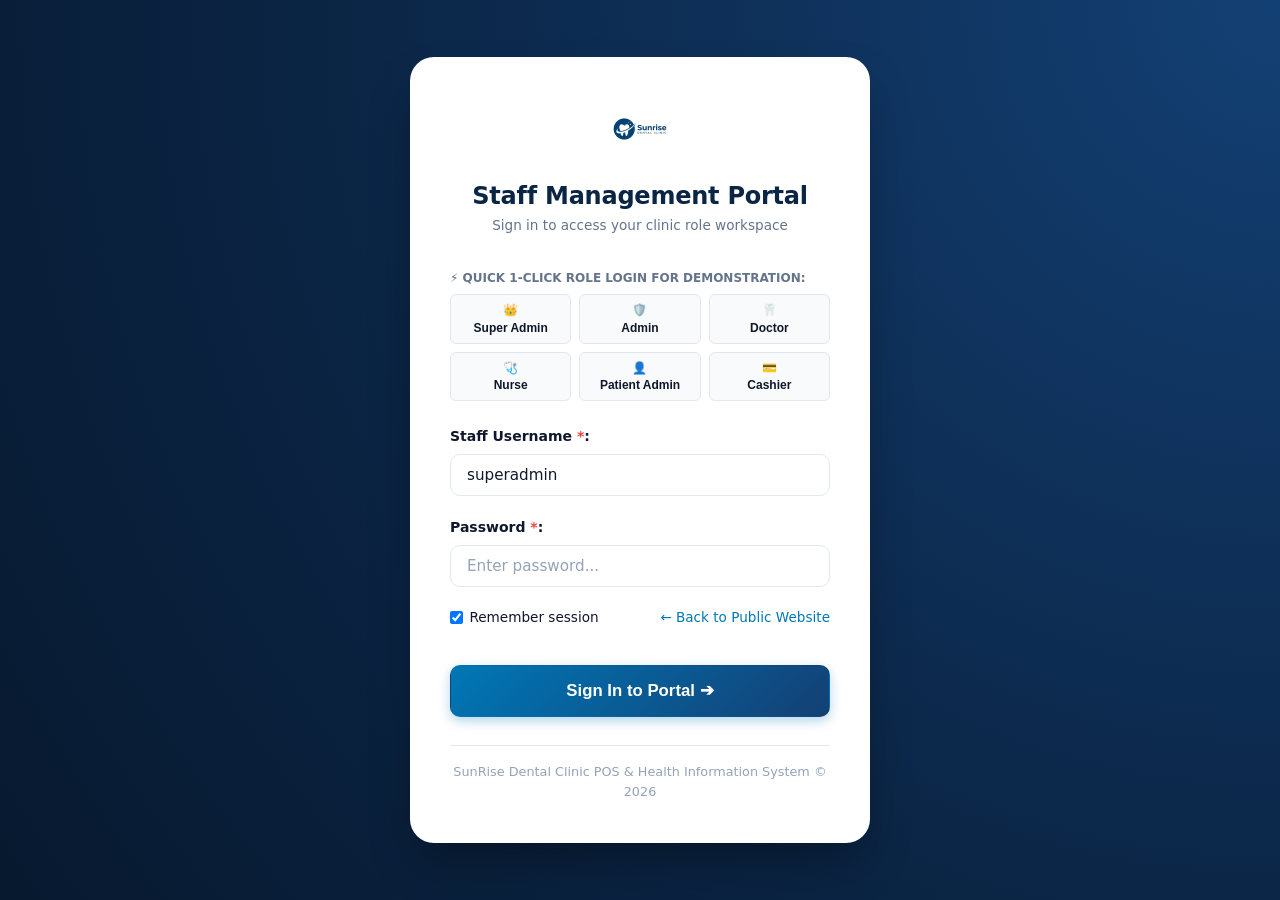
<file: target/sunrise/login.html>
<!DOCTYPE html>
<html lang="en">
<head>
  <meta charset="UTF-8" />
  <meta name="viewport" content="width=device-width, initial-scale=1.0" />
  <title>Staff Portal Sign In | SunRise Dental Clinic</title>
  
  <!-- Pure CSS Stylesheets (Zero Frameworks) -->
  <link rel="stylesheet" href="css/main.css" />
  <link rel="icon" href="assets/images/logo-icon.png" type="image/png" />

  <style>
    body {
      min-height: 100vh;
      background: radial-gradient(circle at top right, #134074 0%, #0b2545 60%, #07192f 100%);
      display: flex;
      align-items: center;
      justify-content: center;
      padding: 1.5rem;
    }

    .login-container {
      width: 100%;
      max-width: 460px;
      background: #ffffff;
      border-radius: var(--radius-xl);
      padding: 2.5rem;
      box-shadow: 0 25px 50px -12px rgba(0, 0, 0, 0.4);
      position: relative;
    }

    .login-logo-header {
      text-align: center;
      margin-bottom: 2rem;
    }

    .login-logo {
      height: 64px;
      width: auto;
      margin-bottom: 0.75rem;
    }

    .login-title {
      font-size: 1.5rem;
      color: var(--primary-navy);
      font-weight: 800;
    }

    .login-subtitle {
      font-size: 0.85rem;
      color: var(--text-muted);
      margin-top: 0.25rem;
    }

    .quick-role-badge-grid {
      display: grid;
      grid-template-columns: repeat(3, 1fr);
      gap: 0.5rem;
      margin-bottom: 1.5rem;
    }

    .quick-role-btn {
      background: #f8fafc;
      border: 1px solid var(--border-color);
      border-radius: var(--radius-sm);
      padding: 0.5rem 0.25rem;
      font-size: 0.75rem;
      font-weight: 700;
      color: var(--text-dark);
      cursor: pointer;
      text-align: center;
      transition: all var(--transition-fast);
      display: flex;
      flex-direction: column;
      align-items: center;
      gap: 0.2rem;
    }

    .quick-role-btn:hover {
      border-color: var(--accent-teal);
      background: var(--accent-ice);
      color: var(--accent-teal);
      transform: translateY(-2px);
    }
  </style>
</head>
<body>

  <div class="login-container">
    <div class="login-logo-header">
      <img src="assets/images/logo.png" alt="SunRise Dental Clinic Logo" class="login-logo" />
      <h2 class="login-title">Staff Management Portal</h2>
      <div class="login-subtitle">Sign in to access your clinic role workspace</div>
    </div>

    <!-- Quick Demo Role Switcher Badges (1-Click Test Login) -->
    <div style="margin-bottom: 1rem;">
      <label class="form-label" style="font-size: 0.75rem; color: #64748b; text-transform: uppercase;">
        ⚡ Quick 1-Click Role Login for Demonstration:
      </label>
      <div class="quick-role-badge-grid">
        <button class="quick-role-btn" onclick="quickFill('superadmin', 'Super@123')">
          <span>👑</span>
          <span>Super Admin</span>
        </button>
        <button class="quick-role-btn" onclick="quickFill('admin', 'Sunrise@123')">
          <span>🛡️</span>
          <span>Admin</span>
        </button>
        <button class="quick-role-btn" onclick="quickFill('drkasun', 'Sunrise@123')">
          <span>🦷</span>
          <span>Doctor</span>
        </button>
        <button class="quick-role-btn" onclick="quickFill('nurse1', 'Sunrise@123')">
          <span>🩺</span>
          <span>Nurse</span>
        </button>
        <button class="quick-role-btn" onclick="quickFill('patadmin', 'Sunrise@123')">
          <span>👤</span>
          <span>Patient Admin</span>
        </button>
        <button class="quick-role-btn" onclick="quickFill('cashier', 'Sunrise@123')">
          <span>💳</span>
          <span>Cashier</span>
        </button>
      </div>
    </div>

    <!-- Standard Login Form -->
    <form id="form-login" onsubmit="handleLoginSubmit(event)">
      <div class="form-group">
        <label class="form-label" for="login-username">Staff Username <span class="required">*</span>:</label>
        <input type="text" id="login-username" class="form-control" placeholder="Enter username..." value="superadmin" required />
      </div>

      <div class="form-group">
        <label class="form-label" for="login-password">Password <span class="required">*</span>:</label>
        <input type="password" id="login-password" class="form-control" placeholder="Enter password..." required />
      </div>

      <div class="form-group" style="display: flex; justify-content: space-between; align-items: center; font-size: 0.85rem;">
        <label style="display: flex; align-items: center; gap: 0.4rem; cursor: pointer;">
          <input type="checkbox" checked /> Remember session
        </label>
        <a href="index.html" style="color: var(--accent-teal);">← Back to Public Website</a>
      </div>

      <button type="submit" class="btn btn-primary btn-lg w-100 mt-2">
        Sign In to Portal ➔
      </button>
    </form>

    <div style="margin-top: 1.75rem; text-align: center; font-size: 0.8rem; color: #94a3b8; border-top: 1px solid var(--border-color); padding-top: 1rem;">
      SunRise Dental Clinic POS & Health Information System &copy; 2026
    </div>
  </div>

  <!-- Toast Notification Container -->
  <div id="toast-container" class="toast-container"></div>

  <!-- JavaScript Modules -->
  <script src="js/api.js"></script>
  <script src="js/store.js"></script>
  <script src="js/auth.js"></script>
  
  <script>
    function quickFill(user, pass) {
      document.getElementById('login-username').value = user;
      document.getElementById('login-password').value = pass;
      // Trigger instant sign in
      document.getElementById('form-login').dispatchEvent(new Event('submit'));
    }

    async function handleLoginSubmit(e) {
      e.preventDefault();
      const username = document.getElementById('login-username').value.trim();
      const password = document.getElementById('login-password').value;
      const button = e.target.querySelector('button[type="submit"]');

      if (button) { button.disabled = true; button.textContent = 'Signing in...'; }

      // The password is checked on the server against a salted hash.
      const result = await AuthService.login(username, password);

      if (button) { button.disabled = false; button.textContent = 'Sign In Securely'; }

      if (result.success) {
        showToast(`Welcome back, ${result.user.fullName}!`, 'success');
        setTimeout(() => { window.location.href = 'dashboard.html'; }, 400);
      } else {
        showToast(result.message, 'error');
        document.getElementById('login-password').value = '';
      }
    }

    function showToast(message, type = 'info') {
      const container = document.getElementById('toast-container');
      const toast = document.createElement('div');
      toast.className = `toast toast-${type}`;
      toast.innerHTML = `
        <div style="font-size: 1.2rem;">${type === 'success' ? '✅' : '❌'}</div>
        <div class="toast-content">
          <div class="toast-title">${type === 'success' ? 'Success' : 'Error'}</div>
          <div class="toast-msg">${message}</div>
        </div>
      `;
      container.appendChild(toast);
      setTimeout(() => toast.remove(), 3500);
    }
  </script>
</body>
</html>
</file>
<file: target/sunrise/css/main.css>
/* ==========================================================================
   SunRise Dental Clinic - Design System & Global Styles
   Pure CSS3 - Modern, Responsive, Zero Frameworks
   ========================================================================== */

:root {
  /* Primary & Accent Palette */
  --primary-navy: #0b2545;
  --primary-blue: #134074;
  --primary-royal: #1d4ed8;
  --accent-cyan: #00b4d8;
  --accent-teal: #0077b6;
  --accent-light: #90e0ef;
  --accent-ice: #e0f2fe;
  
  /* Neutrals & Backgrounds */
  --bg-main: #f8fafc;
  --bg-card: #ffffff;
  --bg-dark: #07192f;
  --text-dark: #0f172a;
  --text-muted: #64748b;
  --text-light: #94a3b8;
  --border-color: #e2e8f0;
  --border-focus: #38bdf8;
  
  /* Semantic Status Colors */
  --success: #10b981;
  --success-bg: #d1fae5;
  --warning: #f59e0b;
  --warning-bg: #fef3c7;
  --danger: #ef4444;
  --danger-bg: #fee2e2;
  --info: #0284c7;
  --info-bg: #e0f2fe;
  --purple: #8b5cf6;
  --purple-bg: #ede9fe;

  /* Shadows & Radius */
  --radius-sm: 6px;
  --radius-md: 10px;
  --radius-lg: 16px;
  --radius-xl: 24px;
  --radius-full: 9999px;
  
  --shadow-sm: 0 1px 2px 0 rgba(0, 0, 0, 0.05);
  --shadow-md: 0 4px 6px -1px rgba(0, 0, 0, 0.08), 0 2px 4px -2px rgba(0, 0, 0, 0.04);
  --shadow-lg: 0 10px 15px -3px rgba(0, 0, 0, 0.08), 0 4px 6px -4px rgba(0, 0, 0, 0.04);
  --shadow-xl: 0 20px 25px -5px rgba(0, 0, 0, 0.1), 0 8px 10px -6px rgba(0, 0, 0, 0.04);
  --shadow-glow: 0 0 20px rgba(0, 180, 216, 0.35);

  /* Transitions */
  --transition-fast: 0.15s ease;
  --transition-normal: 0.3s ease;
  --transition-slow: 0.5s cubic-bezier(0.4, 0, 0.2, 1);
}

/* Reset & Box Sizing */
*, *::before, *::after {
  box-sizing: border-box;
  margin: 0;
  padding: 0;
}

html {
  scroll-behavior: smooth;
  font-size: 16px;
}

body {
  font-family: 'Segoe UI', system-ui, -apple-system, BlinkMacSystemFont, Roboto, Oxygen, Ubuntu, Cantarell, sans-serif;
  background-color: var(--bg-main);
  color: var(--text-dark);
  line-height: 1.6;
  overflow-x: hidden;
  -webkit-font-smoothing: antialiased;
}

/* Typography */
h1, h2, h3, h4, h5, h6 {
  color: var(--primary-navy);
  font-weight: 700;
  line-height: 1.25;
}

h1 { font-size: 2.75rem; letter-spacing: -0.02em; }
h2 { font-size: 2.25rem; letter-spacing: -0.01em; }
h3 { font-size: 1.5rem; }
h4 { font-size: 1.2rem; }
p { margin-bottom: 1rem; color: var(--text-muted); }
p:last-child { margin-bottom: 0; }

a {
  color: var(--accent-teal);
  text-decoration: none;
  transition: color var(--transition-fast);
}

a:hover {
  color: var(--primary-navy);
}

/* Container & Grid Layout */
.container {
  width: 100%;
  max-width: 1240px;
  margin: 0 auto;
  padding: 0 1.5rem;
}

.section {
  padding: 5rem 0;
  position: relative;
}

.section-alt {
  background-color: #f1f5f9;
}

.section-header {
  text-align: center;
  max-width: 680px;
  margin: 0 auto 3.5rem auto;
}

.section-subtitle {
  display: inline-block;
  font-size: 0.85rem;
  font-weight: 700;
  text-transform: uppercase;
  letter-spacing: 0.1em;
  color: var(--accent-teal);
  background: var(--accent-ice);
  padding: 0.35rem 0.9rem;
  border-radius: var(--radius-full);
  margin-bottom: 0.75rem;
}

.section-title {
  font-size: 2.3rem;
  margin-bottom: 1rem;
  color: var(--primary-navy);
}

.section-desc {
  font-size: 1.05rem;
  color: var(--text-muted);
}

/* Buttons */
.btn {
  display: inline-flex;
  align-items: center;
  justify-content: center;
  gap: 0.5rem;
  font-weight: 600;
  font-size: 0.95rem;
  padding: 0.7rem 1.5rem;
  border-radius: var(--radius-md);
  border: 1px solid transparent;
  cursor: pointer;
  transition: all var(--transition-fast);
  text-align: center;
  white-space: nowrap;
  user-select: none;
}

.btn:hover {
  transform: translateY(-2px);
  box-shadow: var(--shadow-md);
}

.btn:active {
  transform: translateY(0);
}

.btn-primary {
  background: linear-gradient(135deg, var(--accent-teal), var(--primary-blue));
  color: #ffffff;
  box-shadow: 0 4px 12px rgba(0, 119, 182, 0.3);
}

.btn-primary:hover {
  background: linear-gradient(135deg, #006097, #0b2545);
  color: #ffffff;
  box-shadow: 0 6px 16px rgba(0, 119, 182, 0.4);
}

.btn-secondary {
  background-color: #ffffff;
  color: var(--primary-navy);
  border-color: var(--border-color);
}

.btn-secondary:hover {
  background-color: #f8fafc;
  border-color: var(--accent-teal);
  color: var(--accent-teal);
}

.btn-accent {
  background: linear-gradient(135deg, #00b4d8, #0077b6);
  color: #ffffff;
}

.btn-accent:hover {
  background: linear-gradient(135deg, #0096c7, #023e8a);
  color: #ffffff;
}

.btn-danger {
  background-color: var(--danger);
  color: #ffffff;
}

.btn-danger:hover {
  background-color: #dc2626;
  color: #ffffff;
}

.btn-success {
  background-color: var(--success);
  color: #ffffff;
}

.btn-success:hover {
  background-color: #059669;
  color: #ffffff;
}

.btn-sm {
  padding: 0.4rem 0.85rem;
  font-size: 0.825rem;
}

.btn-lg {
  padding: 0.9rem 2rem;
  font-size: 1.05rem;
}

.btn-icon {
  padding: 0.5rem;
  border-radius: var(--radius-sm);
  display: inline-flex;
  align-items: center;
  justify-content: center;
}

/* Forms & Inputs */
.form-group {
  margin-bottom: 1.25rem;
  text-align: left;
}

.form-label {
  display: block;
  font-size: 0.875rem;
  font-weight: 600;
  color: var(--text-dark);
  margin-bottom: 0.4rem;
}

.form-label .required {
  color: var(--danger);
}

.form-control,
.form-select {
  width: 100%;
  padding: 0.7rem 1rem;
  font-size: 0.95rem;
  color: var(--text-dark);
  background-color: #ffffff;
  border: 1.5px solid var(--border-color);
  border-radius: var(--radius-md);
  transition: border-color var(--transition-fast), box-shadow var(--transition-fast);
  outline: none;
  font-family: inherit;
}

.form-control:focus,
.form-select:focus {
  border-color: var(--accent-cyan);
  box-shadow: 0 0 0 3px rgba(0, 180, 216, 0.15);
}

.form-control::placeholder {
  color: var(--text-light);
}

textarea.form-control {
  resize: vertical;
  min-height: 90px;
}

.form-row {
  display: grid;
  grid-template-columns: repeat(auto-fit, minmax(220px, 1fr));
  gap: 1rem;
}

.input-group {
  display: flex;
  position: relative;
}

.input-group .form-control {
  border-top-right-radius: 0;
  border-bottom-right-radius: 0;
}

.input-group .btn {
  border-top-left-radius: 0;
  border-bottom-left-radius: 0;
}

/* Badges & Tags */
.badge {
  display: inline-flex;
  align-items: center;
  gap: 0.3rem;
  padding: 0.25rem 0.65rem;
  font-size: 0.75rem;
  font-weight: 700;
  border-radius: var(--radius-full);
  text-transform: uppercase;
  letter-spacing: 0.03em;
}

.badge-success { background: var(--success-bg); color: #065f46; }
.badge-warning { background: var(--warning-bg); color: #92400e; }
.badge-danger { background: var(--danger-bg); color: #991b1b; }
.badge-info { background: var(--info-bg); color: #075985; }
.badge-purple { background: var(--purple-bg); color: #5b21b6; }
.badge-primary { background: var(--primary-navy); color: #ffffff; }

/* Cards & Panels */
.card {
  background: var(--bg-card);
  border-radius: var(--radius-lg);
  border: 1px solid var(--border-color);
  box-shadow: var(--shadow-sm);
  padding: 1.75rem;
  transition: all var(--transition-normal);
}

.card:hover {
  box-shadow: var(--shadow-md);
}

.card-clickable {
  cursor: pointer;
}

.card-clickable:hover {
  transform: translateY(-4px);
  border-color: var(--accent-light);
  box-shadow: var(--shadow-xl);
}

/* Header & Public Navbar */
.navbar {
  position: fixed;
  top: 0;
  left: 0;
  width: 100%;
  z-index: 1000;
  background-color: rgba(255, 255, 255, 0.95);
  backdrop-filter: blur(10px);
  border-bottom: 1px solid var(--border-color);
  transition: all var(--transition-normal);
}

.navbar.scrolled {
  box-shadow: var(--shadow-md);
  background-color: #ffffff;
}

.navbar-container {
  display: flex;
  align-items: center;
  justify-content: space-between;
  height: 75px;
}

.navbar-logo {
  display: flex;
  align-items: center;
  gap: 0.75rem;
  text-decoration: none;
}

.navbar-logo img {
  height: 48px;
  width: auto;
  object-fit: contain;
}

.navbar-logo-text {
  display: flex;
  flex-direction: column;
}

.navbar-logo-title {
  font-size: 1.3rem;
  font-weight: 800;
  color: var(--primary-navy);
  line-height: 1.1;
  letter-spacing: -0.02em;
}

.navbar-logo-sub {
  font-size: 0.7rem;
  font-weight: 700;
  color: var(--accent-teal);
  text-transform: uppercase;
  letter-spacing: 0.15em;
}

.nav-links {
  display: flex;
  align-items: center;
  list-style: none;
  gap: 1.75rem;
}

.nav-link {
  font-size: 0.95rem;
  font-weight: 600;
  color: var(--text-dark);
  padding: 0.5rem 0;
  position: relative;
}

.nav-link::after {
  content: '';
  position: absolute;
  bottom: 0;
  left: 0;
  width: 0;
  height: 2.5px;
  background: linear-gradient(90deg, var(--accent-teal), var(--accent-cyan));
  transition: width var(--transition-fast);
  border-radius: var(--radius-full);
}

.nav-link:hover,
.nav-link.active {
  color: var(--accent-teal);
}

.nav-link:hover::after,
.nav-link.active::after {
  width: 100%;
}

.nav-actions {
  display: flex;
  align-items: center;
  gap: 1rem;
}

.mobile-toggle {
  display: none;
  background: none;
  border: none;
  font-size: 1.5rem;
  color: var(--primary-navy);
  cursor: pointer;
}

/* Hero Section */
.hero-section {
  padding-top: 130px;
  padding-bottom: 5rem;
  background: linear-gradient(135deg, #f0f9ff 0%, #e0f2fe 50%, #ffffff 100%);
  position: relative;
  overflow: hidden;
}

.hero-section::before {
  content: '';
  position: absolute;
  top: -10%;
  right: -5%;
  width: 500px;
  height: 500px;
  border-radius: 50%;
  background: radial-gradient(circle, rgba(0, 180, 216, 0.15) 0%, rgba(255, 255, 255, 0) 70%);
  z-index: 1;
}

.hero-grid {
  display: grid;
  grid-template-columns: 1.15fr 0.85fr;
  gap: 3.5rem;
  align-items: center;
  position: relative;
  z-index: 2;
}

.hero-tag {
  display: inline-flex;
  align-items: center;
  gap: 0.5rem;
  background: #ffffff;
  padding: 0.4rem 1rem;
  border-radius: var(--radius-full);
  box-shadow: var(--shadow-sm);
  font-size: 0.85rem;
  font-weight: 700;
  color: var(--accent-teal);
  margin-bottom: 1.25rem;
  border: 1px solid var(--border-color);
}

.hero-title {
  font-size: 3.2rem;
  line-height: 1.15;
  margin-bottom: 1.25rem;
  color: var(--primary-navy);
}

.hero-title span {
  color: var(--accent-teal);
  background: linear-gradient(135deg, var(--accent-teal), var(--accent-cyan));
  -webkit-background-clip: text;
  -webkit-text-fill-color: transparent;
}

.hero-description {
  font-size: 1.15rem;
  color: var(--text-muted);
  margin-bottom: 2rem;
  max-width: 540px;
}

.hero-cta-group {
  display: flex;
  align-items: center;
  gap: 1rem;
  flex-wrap: wrap;
  margin-bottom: 2.5rem;
}

.hero-stats {
  display: flex;
  gap: 2.5rem;
  border-top: 1px solid rgba(0, 0, 0, 0.08);
  padding-top: 1.75rem;
}

.hero-stat-item h4 {
  font-size: 1.8rem;
  color: var(--primary-navy);
  margin-bottom: 0.15rem;
}

.hero-stat-item p {
  font-size: 0.85rem;
  color: var(--text-muted);
  font-weight: 600;
}

.hero-card {
  background: #ffffff;
  border-radius: var(--radius-xl);
  padding: 2.25rem;
  box-shadow: var(--shadow-xl);
  border: 1px solid var(--border-color);
  position: relative;
}

.hero-card-header {
  margin-bottom: 1.5rem;
}

.hero-card-title {
  font-size: 1.4rem;
  color: var(--primary-navy);
  display: flex;
  align-items: center;
  gap: 0.5rem;
  margin-bottom: 0.35rem;
}

/* Modals */
.modal-backdrop {
  position: fixed;
  top: 0;
  left: 0;
  width: 100vw;
  height: 100vh;
  background: rgba(11, 37, 69, 0.65);
  backdrop-filter: blur(5px);
  z-index: 2000;
  display: flex;
  align-items: center;
  justify-content: center;
  opacity: 0;
  pointer-events: none;
  transition: opacity var(--transition-normal);
  padding: 1.5rem;
}

.modal-backdrop.active {
  opacity: 1;
  pointer-events: auto;
}

.modal {
  background: #ffffff;
  border-radius: var(--radius-xl);
  width: 100%;
  max-width: 650px;
  max-height: 90vh;
  overflow-y: auto;
  box-shadow: 0 25px 50px -12px rgba(0, 0, 0, 0.25);
  transform: translateY(20px) scale(0.96);
  transition: transform var(--transition-normal);
}

.modal-lg {
  max-width: 850px;
}

.modal-xl {
  max-width: 1100px;
}

.modal-backdrop.active .modal {
  transform: translateY(0) scale(1);
}

.modal-header {
  padding: 1.5rem 1.75rem;
  border-bottom: 1px solid var(--border-color);
  display: flex;
  align-items: center;
  justify-content: space-between;
  position: sticky;
  top: 0;
  background: #ffffff;
  z-index: 10;
}

.modal-title {
  font-size: 1.25rem;
  color: var(--primary-navy);
  display: flex;
  align-items: center;
  gap: 0.5rem;
}

.modal-close {
  background: none;
  border: none;
  font-size: 1.5rem;
  color: var(--text-muted);
  cursor: pointer;
  line-height: 1;
  padding: 0.25rem;
  border-radius: var(--radius-sm);
  transition: color var(--transition-fast);
}

.modal-close:hover {
  color: var(--danger);
}

.modal-body {
  padding: 1.75rem;
}

.modal-footer {
  padding: 1.25rem 1.75rem;
  border-top: 1px solid var(--border-color);
  display: flex;
  align-items: center;
  justify-content: flex-end;
  gap: 0.75rem;
  background: #f8fafc;
  border-bottom-left-radius: var(--radius-xl);
  border-bottom-right-radius: var(--radius-xl);
}

/* Tables */
.table-responsive {
  width: 100%;
  overflow-x: auto;
  border-radius: var(--radius-md);
  border: 1px solid var(--border-color);
  background: #ffffff;
}

.table {
  width: 100%;
  border-collapse: collapse;
  text-align: left;
  font-size: 0.9rem;
}

.table th {
  background-color: #f1f5f9;
  color: var(--primary-navy);
  font-weight: 700;
  padding: 0.85rem 1rem;
  border-bottom: 1.5px solid var(--border-color);
  white-space: nowrap;
}

.table td {
  padding: 0.85rem 1rem;
  border-bottom: 1px solid var(--border-color);
  vertical-align: middle;
  color: var(--text-dark);
}

.table tbody tr:hover {
  background-color: #f8fafc;
}

.table tbody tr:last-child td {
  border-bottom: none;
}

/* Services Grid */
.services-grid {
  display: grid;
  grid-template-columns: repeat(auto-fill, minmax(270px, 1fr));
  gap: 2rem;
}

.service-card {
  background: #ffffff;
  border: 1px solid var(--border-color);
  border-radius: var(--radius-lg);
  padding: 2rem;
  transition: all var(--transition-normal);
  position: relative;
  overflow: hidden;
}

.service-card:hover {
  transform: translateY(-6px);
  border-color: var(--accent-light);
  box-shadow: var(--shadow-xl);
}

.service-card::before {
  content: '';
  position: absolute;
  top: 0;
  left: 0;
  width: 100%;
  height: 4px;
  background: linear-gradient(90deg, var(--accent-teal), var(--accent-cyan));
  opacity: 0;
  transition: opacity var(--transition-normal);
}

.service-card:hover::before {
  opacity: 1;
}

.service-icon {
  width: 56px;
  height: 56px;
  border-radius: var(--radius-md);
  background: var(--accent-ice);
  color: var(--accent-teal);
  display: flex;
  align-items: center;
  justify-content: center;
  font-size: 1.6rem;
  margin-bottom: 1.25rem;
}

.service-title {
  font-size: 1.2rem;
  margin-bottom: 0.75rem;
  color: var(--primary-navy);
}

.service-desc {
  font-size: 0.925rem;
  color: var(--text-muted);
  line-height: 1.5;
}

/* Doctor Schedules Filter & Cards */
.schedule-filter-bar {
  background: #ffffff;
  border: 1px solid var(--border-color);
  border-radius: var(--radius-lg);
  padding: 1.5rem;
  margin-bottom: 2.5rem;
  box-shadow: var(--shadow-sm);
}

.schedule-grid {
  display: grid;
  grid-template-columns: repeat(auto-fill, minmax(340px, 1fr));
  gap: 1.75rem;
}

.schedule-card {
  background: #ffffff;
  border: 1px solid var(--border-color);
  border-radius: var(--radius-lg);
  padding: 1.5rem;
  box-shadow: var(--shadow-sm);
  transition: all var(--transition-normal);
  display: flex;
  flex-direction: column;
  justify-content: space-between;
}

.schedule-card:hover {
  transform: translateY(-4px);
  box-shadow: var(--shadow-md);
  border-color: var(--accent-cyan);
}

.schedule-card-header {
  display: flex;
  align-items: flex-start;
  gap: 1rem;
  margin-bottom: 1.25rem;
}

.doc-avatar {
  width: 52px;
  height: 52px;
  border-radius: 50%;
  background: linear-gradient(135deg, var(--accent-teal), var(--primary-blue));
  color: #ffffff;
  font-weight: 700;
  font-size: 1.2rem;
  display: flex;
  align-items: center;
  justify-content: center;
  flex-shrink: 0;
}

.doc-info h4 {
  font-size: 1.15rem;
  color: var(--primary-navy);
  margin-bottom: 0.15rem;
}

.doc-info span {
  font-size: 0.85rem;
  color: var(--accent-teal);
  font-weight: 600;
}

.schedule-details {
  border-top: 1px dashed var(--border-color);
  border-bottom: 1px dashed var(--border-color);
  padding: 1rem 0;
  margin-bottom: 1.25rem;
  display: flex;
  flex-direction: column;
  gap: 0.6rem;
}

.schedule-row {
  display: flex;
  justify-content: space-between;
  font-size: 0.875rem;
}

.schedule-row .label {
  color: var(--text-muted);
}

.schedule-row .value {
  font-weight: 600;
  color: var(--text-dark);
}

/* Patient Reports Lookup Section */
.report-search-box {
  max-width: 600px;
  margin: 0 auto 3rem auto;
  background: #ffffff;
  border-radius: var(--radius-xl);
  padding: 2rem;
  box-shadow: var(--shadow-lg);
  border: 1px solid var(--border-color);
  text-align: center;
}

.reports-list-container {
  display: grid;
  grid-template-columns: repeat(auto-fill, minmax(320px, 1fr));
  gap: 1.5rem;
}

.report-item-card {
  background: #ffffff;
  border: 1px solid var(--border-color);
  border-radius: var(--radius-md);
  padding: 1.25rem;
  box-shadow: var(--shadow-sm);
  display: flex;
  flex-direction: column;
  justify-content: space-between;
}

.report-item-header {
  display: flex;
  align-items: center;
  gap: 0.75rem;
  margin-bottom: 0.75rem;
}

.report-icon {
  width: 42px;
  height: 42px;
  border-radius: var(--radius-sm);
  background: var(--info-bg);
  color: var(--info);
  display: flex;
  align-items: center;
  justify-content: center;
  font-size: 1.25rem;
}

/* Footer */
.footer {
  background: var(--bg-dark);
  color: #cbd5e1;
  padding: 4.5rem 0 2rem 0;
}

.footer-grid {
  display: grid;
  grid-template-columns: 1.5fr 1fr 1fr 1.2fr;
  gap: 3rem;
  margin-bottom: 3.5rem;
}

.footer-logo {
  display: flex;
  align-items: center;
  gap: 0.75rem;
  margin-bottom: 1.25rem;
}

.footer-logo img {
  height: 48px;
  filter: brightness(0) invert(1);
}

.footer-logo-title {
  color: #ffffff;
  font-size: 1.3rem;
  font-weight: 800;
}

.footer-desc {
  font-size: 0.9rem;
  color: #94a3b8;
  line-height: 1.6;
}

.footer-heading {
  color: #ffffff;
  font-size: 1.1rem;
  margin-bottom: 1.25rem;
  font-weight: 700;
}

.footer-links {
  list-style: none;
  display: flex;
  flex-direction: column;
  gap: 0.75rem;
}

.footer-links a {
  color: #94a3b8;
  font-size: 0.9rem;
  transition: color var(--transition-fast);
}

.footer-links a:hover {
  color: var(--accent-cyan);
}

.footer-bottom {
  border-top: 1px solid rgba(255, 255, 255, 0.1);
  padding-top: 2rem;
  text-align: center;
  font-size: 0.85rem;
  color: #64748b;
}

/* FAQ Accordion */
.faq-accordion {
  max-width: 800px;
  margin: 0 auto;
  display: flex;
  flex-direction: column;
  gap: 1rem;
}

.faq-item {
  background: #ffffff;
  border: 1px solid var(--border-color);
  border-radius: var(--radius-md);
  overflow: hidden;
  transition: all var(--transition-fast);
}

.faq-question {
  padding: 1.25rem 1.5rem;
  font-weight: 700;
  font-size: 1.05rem;
  color: var(--primary-navy);
  display: flex;
  justify-content: space-between;
  align-items: center;
  cursor: pointer;
  user-select: none;
}

.faq-answer {
  padding: 0 1.5rem;
  max-height: 0;
  overflow: hidden;
  transition: all var(--transition-normal);
  color: var(--text-muted);
  font-size: 0.95rem;
}

.faq-item.active .faq-answer {
  padding: 0 1.5rem 1.25rem 1.5rem;
  max-height: 200px;
}

.faq-item.active .faq-icon {
  transform: rotate(180deg);
}

.faq-icon {
  transition: transform var(--transition-fast);
}

/* Toast Notifications */
.toast-container {
  position: fixed;
  bottom: 2rem;
  right: 2rem;
  z-index: 3000;
  display: flex;
  flex-direction: column;
  gap: 0.75rem;
  pointer-events: none;
}

.toast {
  background: #ffffff;
  border-radius: var(--radius-md);
  padding: 1rem 1.25rem;
  box-shadow: var(--shadow-xl);
  border-left: 5px solid var(--accent-teal);
  min-width: 300px;
  max-width: 420px;
  display: flex;
  align-items: center;
  gap: 0.75rem;
  pointer-events: auto;
  animation: slideInToast 0.3s cubic-bezier(0.16, 1, 0.3, 1) forwards;
  transition: opacity 0.3s, transform 0.3s;
}

.toast-success { border-left-color: var(--success); }
.toast-error { border-left-color: var(--danger); }
.toast-warning { border-left-color: var(--warning); }
.toast-info { border-left-color: var(--info); }

.toast-content {
  flex: 1;
}

.toast-title {
  font-weight: 700;
  font-size: 0.9rem;
  color: var(--text-dark);
}

.toast-msg {
  font-size: 0.825rem;
  color: var(--text-muted);
}

@keyframes slideInToast {
  from {
    opacity: 0;
    transform: translateX(100%);
  }
  to {
    opacity: 1;
    transform: translateX(0);
  }
}

/* Utility Classes */
.text-center { text-align: center; }
.text-right { text-align: right; }
.text-left { text-align: left; }
.text-muted { color: var(--text-muted); }
.text-primary { color: var(--accent-teal); }
.text-success { color: var(--success); }
.text-danger { color: var(--danger); }
.text-bold { font-weight: 700; }
.d-flex { display: flex; }
.d-none { display: none !important; }
.align-center { align-items: center; }
.justify-between { justify-content: space-between; }
.gap-1 { gap: 0.5rem; }
.gap-2 { gap: 1rem; }
.gap-3 { gap: 1.5rem; }
.mt-1 { margin-top: 0.5rem; }
.mt-2 { margin-top: 1rem; }
.mt-3 { margin-top: 1.5rem; }
.mt-4 { margin-top: 2rem; }
.mb-1 { margin-bottom: 0.5rem; }
.mb-2 { margin-bottom: 1rem; }
.mb-3 { margin-bottom: 1.5rem; }
.mb-4 { margin-bottom: 2rem; }
.w-100 { width: 100%; }

/* Responsive Media Queries */
@media (max-width: 992px) {
  .hero-grid {
    grid-template-columns: 1fr;
    gap: 2.5rem;
  }
  .footer-grid {
    grid-template-columns: 1fr 1fr;
  }
  .mobile-toggle {
    display: block;
  }
  .nav-links {
    position: fixed;
    top: 75px;
    left: 0;
    width: 100%;
    background: #ffffff;
    flex-direction: column;
    padding: 2rem 1.5rem;
    box-shadow: var(--shadow-lg);
    gap: 1.25rem;
    transform: translateY(-150%);
    opacity: 0;
    pointer-events: none;
    transition: all var(--transition-normal);
  }
  .nav-links.show {
    transform: translateY(0);
    opacity: 1;
    pointer-events: auto;
  }
  .section {
    padding: 3.5rem 0;
  }
  h1 { font-size: 2.2rem; }
  h2 { font-size: 1.85rem; }
}

@media (max-width: 640px) {
  .footer-grid {
    grid-template-columns: 1fr;
  }
  .hero-title {
    font-size: 2.2rem;
  }
  .hero-stats {
    flex-direction: column;
    gap: 1rem;
  }
}
</file>
<file: src/main/webapp/css/main.css>
/* ==========================================================================
   SunRise Dental Clinic - Design System & Global Styles
   Pure CSS3 - Modern, Responsive, Zero Frameworks
   ========================================================================== */

:root {
  /* Primary & Accent Palette */
  --primary-navy: #0b2545;
  --primary-blue: #134074;
  --primary-royal: #1d4ed8;
  --accent-cyan: #00b4d8;
  --accent-teal: #0077b6;
  --accent-light: #90e0ef;
  --accent-ice: #e0f2fe;
  
  /* Neutrals & Backgrounds */
  --bg-main: #f8fafc;
  --bg-card: #ffffff;
  --bg-dark: #07192f;
  --text-dark: #0f172a;
  --text-muted: #64748b;
  --text-light: #94a3b8;
  --border-color: #e2e8f0;
  --border-focus: #38bdf8;
  
  /* Semantic Status Colors */
  --success: #10b981;
  --success-bg: #d1fae5;
  --warning: #f59e0b;
  --warning-bg: #fef3c7;
  --danger: #ef4444;
  --danger-bg: #fee2e2;
  --info: #0284c7;
  --info-bg: #e0f2fe;
  --purple: #8b5cf6;
  --purple-bg: #ede9fe;

  /* Shadows & Radius */
  --radius-sm: 6px;
  --radius-md: 10px;
  --radius-lg: 16px;
  --radius-xl: 24px;
  --radius-full: 9999px;
  
  --shadow-sm: 0 1px 2px 0 rgba(0, 0, 0, 0.05);
  --shadow-md: 0 4px 6px -1px rgba(0, 0, 0, 0.08), 0 2px 4px -2px rgba(0, 0, 0, 0.04);
  --shadow-lg: 0 10px 15px -3px rgba(0, 0, 0, 0.08), 0 4px 6px -4px rgba(0, 0, 0, 0.04);
  --shadow-xl: 0 20px 25px -5px rgba(0, 0, 0, 0.1), 0 8px 10px -6px rgba(0, 0, 0, 0.04);
  --shadow-glow: 0 0 20px rgba(0, 180, 216, 0.35);

  /* Transitions */
  --transition-fast: 0.15s ease;
  --transition-normal: 0.3s ease;
  --transition-slow: 0.5s cubic-bezier(0.4, 0, 0.2, 1);
}

/* Reset & Box Sizing */
*, *::before, *::after {
  box-sizing: border-box;
  margin: 0;
  padding: 0;
}

html {
  scroll-behavior: smooth;
  font-size: 16px;
}

body {
  font-family: 'Segoe UI', system-ui, -apple-system, BlinkMacSystemFont, Roboto, Oxygen, Ubuntu, Cantarell, sans-serif;
  background-color: var(--bg-main);
  color: var(--text-dark);
  line-height: 1.6;
  overflow-x: hidden;
  -webkit-font-smoothing: antialiased;
}

/* Typography */
h1, h2, h3, h4, h5, h6 {
  color: var(--primary-navy);
  font-weight: 700;
  line-height: 1.25;
}

h1 { font-size: 2.75rem; letter-spacing: -0.02em; }
h2 { font-size: 2.25rem; letter-spacing: -0.01em; }
h3 { font-size: 1.5rem; }
h4 { font-size: 1.2rem; }
p { margin-bottom: 1rem; color: var(--text-muted); }
p:last-child { margin-bottom: 0; }

a {
  color: var(--accent-teal);
  text-decoration: none;
  transition: color var(--transition-fast);
}

a:hover {
  color: var(--primary-navy);
}

/* Container & Grid Layout */
.container {
  width: 100%;
  max-width: 1240px;
  margin: 0 auto;
  padding: 0 1.5rem;
}

.section {
  padding: 5rem 0;
  position: relative;
}

.section-alt {
  background-color: #f1f5f9;
}

.section-header {
  text-align: center;
  max-width: 680px;
  margin: 0 auto 3.5rem auto;
}

.section-subtitle {
  display: inline-block;
  font-size: 0.85rem;
  font-weight: 700;
  text-transform: uppercase;
  letter-spacing: 0.1em;
  color: var(--accent-teal);
  background: var(--accent-ice);
  padding: 0.35rem 0.9rem;
  border-radius: var(--radius-full);
  margin-bottom: 0.75rem;
}

.section-title {
  font-size: 2.3rem;
  margin-bottom: 1rem;
  color: var(--primary-navy);
}

.section-desc {
  font-size: 1.05rem;
  color: var(--text-muted);
}

/* Buttons */
.btn {
  display: inline-flex;
  align-items: center;
  justify-content: center;
  gap: 0.5rem;
  font-weight: 600;
  font-size: 0.95rem;
  padding: 0.7rem 1.5rem;
  border-radius: var(--radius-md);
  border: 1px solid transparent;
  cursor: pointer;
  transition: all var(--transition-fast);
  text-align: center;
  white-space: nowrap;
  user-select: none;
}

.btn:hover {
  transform: translateY(-2px);
  box-shadow: var(--shadow-md);
}

.btn:active {
  transform: translateY(0);
}

.btn-primary {
  background: linear-gradient(135deg, var(--accent-teal), var(--primary-blue));
  color: #ffffff;
  box-shadow: 0 4px 12px rgba(0, 119, 182, 0.3);
}

.btn-primary:hover {
  background: linear-gradient(135deg, #006097, #0b2545);
  color: #ffffff;
  box-shadow: 0 6px 16px rgba(0, 119, 182, 0.4);
}

.btn-secondary {
  background-color: #ffffff;
  color: var(--primary-navy);
  border-color: var(--border-color);
}

.btn-secondary:hover {
  background-color: #f8fafc;
  border-color: var(--accent-teal);
  color: var(--accent-teal);
}

.btn-accent {
  background: linear-gradient(135deg, #00b4d8, #0077b6);
  color: #ffffff;
}

.btn-accent:hover {
  background: linear-gradient(135deg, #0096c7, #023e8a);
  color: #ffffff;
}

.btn-danger {
  background-color: var(--danger);
  color: #ffffff;
}

.btn-danger:hover {
  background-color: #dc2626;
  color: #ffffff;
}

.btn-success {
  background-color: var(--success);
  color: #ffffff;
}

.btn-success:hover {
  background-color: #059669;
  color: #ffffff;
}

.btn-sm {
  padding: 0.4rem 0.85rem;
  font-size: 0.825rem;
}

.btn-lg {
  padding: 0.9rem 2rem;
  font-size: 1.05rem;
}

.btn-icon {
  padding: 0.5rem;
  border-radius: var(--radius-sm);
  display: inline-flex;
  align-items: center;
  justify-content: center;
}

/* Forms & Inputs */
.form-group {
  margin-bottom: 1.25rem;
  text-align: left;
}

.form-label {
  display: block;
  font-size: 0.875rem;
  font-weight: 600;
  color: var(--text-dark);
  margin-bottom: 0.4rem;
}

.form-label .required {
  color: var(--danger);
}

.form-control,
.form-select {
  width: 100%;
  padding: 0.7rem 1rem;
  font-size: 0.95rem;
  color: var(--text-dark);
  background-color: #ffffff;
  border: 1.5px solid var(--border-color);
  border-radius: var(--radius-md);
  transition: border-color var(--transition-fast), box-shadow var(--transition-fast);
  outline: none;
  font-family: inherit;
}

.form-control:focus,
.form-select:focus {
  border-color: var(--accent-cyan);
  box-shadow: 0 0 0 3px rgba(0, 180, 216, 0.15);
}

.form-control::placeholder {
  color: var(--text-light);
}

textarea.form-control {
  resize: vertical;
  min-height: 90px;
}

.form-row {
  display: grid;
  grid-template-columns: repeat(auto-fit, minmax(220px, 1fr));
  gap: 1rem;
}

.input-group {
  display: flex;
  position: relative;
}

.input-group .form-control {
  border-top-right-radius: 0;
  border-bottom-right-radius: 0;
}

.input-group .btn {
  border-top-left-radius: 0;
  border-bottom-left-radius: 0;
}

/* Badges & Tags */
.badge {
  display: inline-flex;
  align-items: center;
  gap: 0.3rem;
  padding: 0.25rem 0.65rem;
  font-size: 0.75rem;
  font-weight: 700;
  border-radius: var(--radius-full);
  text-transform: uppercase;
  letter-spacing: 0.03em;
}

.badge-success { background: var(--success-bg); color: #065f46; }
.badge-warning { background: var(--warning-bg); color: #92400e; }
.badge-danger { background: var(--danger-bg); color: #991b1b; }
.badge-info { background: var(--info-bg); color: #075985; }
.badge-purple { background: var(--purple-bg); color: #5b21b6; }
.badge-primary { background: var(--primary-navy); color: #ffffff; }

/* Cards & Panels */
.card {
  background: var(--bg-card);
  border-radius: var(--radius-lg);
  border: 1px solid var(--border-color);
  box-shadow: var(--shadow-sm);
  padding: 1.75rem;
  transition: all var(--transition-normal);
}

.card:hover {
  box-shadow: var(--shadow-md);
}

.card-clickable {
  cursor: pointer;
}

.card-clickable:hover {
  transform: translateY(-4px);
  border-color: var(--accent-light);
  box-shadow: var(--shadow-xl);
}

/* Header & Public Navbar */
.navbar {
  position: fixed;
  top: 0;
  left: 0;
  width: 100%;
  z-index: 1000;
  background-color: rgba(255, 255, 255, 0.95);
  backdrop-filter: blur(10px);
  border-bottom: 1px solid var(--border-color);
  transition: all var(--transition-normal);
}

.navbar.scrolled {
  box-shadow: var(--shadow-md);
  background-color: #ffffff;
}

.navbar-container {
  display: flex;
  align-items: center;
  justify-content: space-between;
  height: 75px;
}

.navbar-logo {
  display: flex;
  align-items: center;
  gap: 0.75rem;
  text-decoration: none;
}

.navbar-logo img {
  height: 48px;
  width: auto;
  object-fit: contain;
}

.navbar-logo-text {
  display: flex;
  flex-direction: column;
}

.navbar-logo-title {
  font-size: 1.3rem;
  font-weight: 800;
  color: var(--primary-navy);
  line-height: 1.1;
  letter-spacing: -0.02em;
}

.navbar-logo-sub {
  font-size: 0.7rem;
  font-weight: 700;
  color: var(--accent-teal);
  text-transform: uppercase;
  letter-spacing: 0.15em;
}

.nav-links {
  display: flex;
  align-items: center;
  list-style: none;
  gap: 1.75rem;
}

.nav-link {
  font-size: 0.95rem;
  font-weight: 600;
  color: var(--text-dark);
  padding: 0.5rem 0;
  position: relative;
}

.nav-link::after {
  content: '';
  position: absolute;
  bottom: 0;
  left: 0;
  width: 0;
  height: 2.5px;
  background: linear-gradient(90deg, var(--accent-teal), var(--accent-cyan));
  transition: width var(--transition-fast);
  border-radius: var(--radius-full);
}

.nav-link:hover,
.nav-link.active {
  color: var(--accent-teal);
}

.nav-link:hover::after,
.nav-link.active::after {
  width: 100%;
}

.nav-actions {
  display: flex;
  align-items: center;
  gap: 1rem;
}

.mobile-toggle {
  display: none;
  background: none;
  border: none;
  font-size: 1.5rem;
  color: var(--primary-navy);
  cursor: pointer;
}

/* Hero Section */
.hero-section {
  padding-top: 130px;
  padding-bottom: 5rem;
  background: linear-gradient(135deg, #f0f9ff 0%, #e0f2fe 50%, #ffffff 100%);
  position: relative;
  overflow: hidden;
}

.hero-section::before {
  content: '';
  position: absolute;
  top: -10%;
  right: -5%;
  width: 500px;
  height: 500px;
  border-radius: 50%;
  background: radial-gradient(circle, rgba(0, 180, 216, 0.15) 0%, rgba(255, 255, 255, 0) 70%);
  z-index: 1;
}

.hero-grid {
  display: grid;
  grid-template-columns: 1.15fr 0.85fr;
  gap: 3.5rem;
  align-items: center;
  position: relative;
  z-index: 2;
}

.hero-tag {
  display: inline-flex;
  align-items: center;
  gap: 0.5rem;
  background: #ffffff;
  padding: 0.4rem 1rem;
  border-radius: var(--radius-full);
  box-shadow: var(--shadow-sm);
  font-size: 0.85rem;
  font-weight: 700;
  color: var(--accent-teal);
  margin-bottom: 1.25rem;
  border: 1px solid var(--border-color);
}

.hero-title {
  font-size: 3.2rem;
  line-height: 1.15;
  margin-bottom: 1.25rem;
  color: var(--primary-navy);
}

.hero-title span {
  color: var(--accent-teal);
  background: linear-gradient(135deg, var(--accent-teal), var(--accent-cyan));
  -webkit-background-clip: text;
  -webkit-text-fill-color: transparent;
}

.hero-description {
  font-size: 1.15rem;
  color: var(--text-muted);
  margin-bottom: 2rem;
  max-width: 540px;
}

.hero-cta-group {
  display: flex;
  align-items: center;
  gap: 1rem;
  flex-wrap: wrap;
  margin-bottom: 2.5rem;
}

.hero-stats {
  display: flex;
  gap: 2.5rem;
  border-top: 1px solid rgba(0, 0, 0, 0.08);
  padding-top: 1.75rem;
}

.hero-stat-item h4 {
  font-size: 1.8rem;
  color: var(--primary-navy);
  margin-bottom: 0.15rem;
}

.hero-stat-item p {
  font-size: 0.85rem;
  color: var(--text-muted);
  font-weight: 600;
}

.hero-card {
  background: #ffffff;
  border-radius: var(--radius-xl);
  padding: 2.25rem;
  box-shadow: var(--shadow-xl);
  border: 1px solid var(--border-color);
  position: relative;
}

.hero-card-header {
  margin-bottom: 1.5rem;
}

.hero-card-title {
  font-size: 1.4rem;
  color: var(--primary-navy);
  display: flex;
  align-items: center;
  gap: 0.5rem;
  margin-bottom: 0.35rem;
}

/* Modals */
.modal-backdrop {
  position: fixed;
  top: 0;
  left: 0;
  width: 100vw;
  height: 100vh;
  background: rgba(11, 37, 69, 0.65);
  backdrop-filter: blur(5px);
  z-index: 2000;
  display: flex;
  align-items: center;
  justify-content: center;
  opacity: 0;
  pointer-events: none;
  transition: opacity var(--transition-normal);
  padding: 1.5rem;
}

.modal-backdrop.active {
  opacity: 1;
  pointer-events: auto;
}

.modal {
  background: #ffffff;
  border-radius: var(--radius-xl);
  width: 100%;
  max-width: 650px;
  max-height: 90vh;
  overflow-y: auto;
  box-shadow: 0 25px 50px -12px rgba(0, 0, 0, 0.25);
  transform: translateY(20px) scale(0.96);
  transition: transform var(--transition-normal);
}

.modal-lg {
  max-width: 850px;
}

.modal-xl {
  max-width: 1100px;
}

.modal-backdrop.active .modal {
  transform: translateY(0) scale(1);
}

.modal-header {
  padding: 1.5rem 1.75rem;
  border-bottom: 1px solid var(--border-color);
  display: flex;
  align-items: center;
  justify-content: space-between;
  position: sticky;
  top: 0;
  background: #ffffff;
  z-index: 10;
}

.modal-title {
  font-size: 1.25rem;
  color: var(--primary-navy);
  display: flex;
  align-items: center;
  gap: 0.5rem;
}

.modal-close {
  background: none;
  border: none;
  font-size: 1.5rem;
  color: var(--text-muted);
  cursor: pointer;
  line-height: 1;
  padding: 0.25rem;
  border-radius: var(--radius-sm);
  transition: color var(--transition-fast);
}

.modal-close:hover {
  color: var(--danger);
}

.modal-body {
  padding: 1.75rem;
}

.modal-footer {
  padding: 1.25rem 1.75rem;
  border-top: 1px solid var(--border-color);
  display: flex;
  align-items: center;
  justify-content: flex-end;
  gap: 0.75rem;
  background: #f8fafc;
  border-bottom-left-radius: var(--radius-xl);
  border-bottom-right-radius: var(--radius-xl);
}

/* Tables */
.table-responsive {
  width: 100%;
  overflow-x: auto;
  border-radius: var(--radius-md);
  border: 1px solid var(--border-color);
  background: #ffffff;
}

.table {
  width: 100%;
  border-collapse: collapse;
  text-align: left;
  font-size: 0.9rem;
}

.table th {
  background-color: #f1f5f9;
  color: var(--primary-navy);
  font-weight: 700;
  padding: 0.85rem 1rem;
  border-bottom: 1.5px solid var(--border-color);
  white-space: nowrap;
}

.table td {
  padding: 0.85rem 1rem;
  border-bottom: 1px solid var(--border-color);
  vertical-align: middle;
  color: var(--text-dark);
}

.table tbody tr:hover {
  background-color: #f8fafc;
}

.table tbody tr:last-child td {
  border-bottom: none;
}

/* Services Grid */
.services-grid {
  display: grid;
  grid-template-columns: repeat(auto-fill, minmax(270px, 1fr));
  gap: 2rem;
}

.service-card {
  background: #ffffff;
  border: 1px solid var(--border-color);
  border-radius: var(--radius-lg);
  padding: 2rem;
  transition: all var(--transition-normal);
  position: relative;
  overflow: hidden;
}

.service-card:hover {
  transform: translateY(-6px);
  border-color: var(--accent-light);
  box-shadow: var(--shadow-xl);
}

.service-card::before {
  content: '';
  position: absolute;
  top: 0;
  left: 0;
  width: 100%;
  height: 4px;
  background: linear-gradient(90deg, var(--accent-teal), var(--accent-cyan));
  opacity: 0;
  transition: opacity var(--transition-normal);
}

.service-card:hover::before {
  opacity: 1;
}

.service-icon {
  width: 56px;
  height: 56px;
  border-radius: var(--radius-md);
  background: var(--accent-ice);
  color: var(--accent-teal);
  display: flex;
  align-items: center;
  justify-content: center;
  font-size: 1.6rem;
  margin-bottom: 1.25rem;
}

.service-title {
  font-size: 1.2rem;
  margin-bottom: 0.75rem;
  color: var(--primary-navy);
}

.service-desc {
  font-size: 0.925rem;
  color: var(--text-muted);
  line-height: 1.5;
}

/* Doctor Schedules Filter & Cards */
.schedule-filter-bar {
  background: #ffffff;
  border: 1px solid var(--border-color);
  border-radius: var(--radius-lg);
  padding: 1.5rem;
  margin-bottom: 2.5rem;
  box-shadow: var(--shadow-sm);
}

.schedule-grid {
  display: grid;
  grid-template-columns: repeat(auto-fill, minmax(340px, 1fr));
  gap: 1.75rem;
}

.schedule-card {
  background: #ffffff;
  border: 1px solid var(--border-color);
  border-radius: var(--radius-lg);
  padding: 1.5rem;
  box-shadow: var(--shadow-sm);
  transition: all var(--transition-normal);
  display: flex;
  flex-direction: column;
  justify-content: space-between;
}

.schedule-card:hover {
  transform: translateY(-4px);
  box-shadow: var(--shadow-md);
  border-color: var(--accent-cyan);
}

.schedule-card-header {
  display: flex;
  align-items: flex-start;
  gap: 1rem;
  margin-bottom: 1.25rem;
}

.doc-avatar {
  width: 52px;
  height: 52px;
  border-radius: 50%;
  background: linear-gradient(135deg, var(--accent-teal), var(--primary-blue));
  color: #ffffff;
  font-weight: 700;
  font-size: 1.2rem;
  display: flex;
  align-items: center;
  justify-content: center;
  flex-shrink: 0;
}

.doc-info h4 {
  font-size: 1.15rem;
  color: var(--primary-navy);
  margin-bottom: 0.15rem;
}

.doc-info span {
  font-size: 0.85rem;
  color: var(--accent-teal);
  font-weight: 600;
}

.schedule-details {
  border-top: 1px dashed var(--border-color);
  border-bottom: 1px dashed var(--border-color);
  padding: 1rem 0;
  margin-bottom: 1.25rem;
  display: flex;
  flex-direction: column;
  gap: 0.6rem;
}

.schedule-row {
  display: flex;
  justify-content: space-between;
  font-size: 0.875rem;
}

.schedule-row .label {
  color: var(--text-muted);
}

.schedule-row .value {
  font-weight: 600;
  color: var(--text-dark);
}

/* Patient Reports Lookup Section */
.report-search-box {
  max-width: 600px;
  margin: 0 auto 3rem auto;
  background: #ffffff;
  border-radius: var(--radius-xl);
  padding: 2rem;
  box-shadow: var(--shadow-lg);
  border: 1px solid var(--border-color);
  text-align: center;
}

.reports-list-container {
  display: grid;
  grid-template-columns: repeat(auto-fill, minmax(320px, 1fr));
  gap: 1.5rem;
}

.report-item-card {
  background: #ffffff;
  border: 1px solid var(--border-color);
  border-radius: var(--radius-md);
  padding: 1.25rem;
  box-shadow: var(--shadow-sm);
  display: flex;
  flex-direction: column;
  justify-content: space-between;
}

.report-item-header {
  display: flex;
  align-items: center;
  gap: 0.75rem;
  margin-bottom: 0.75rem;
}

.report-icon {
  width: 42px;
  height: 42px;
  border-radius: var(--radius-sm);
  background: var(--info-bg);
  color: var(--info);
  display: flex;
  align-items: center;
  justify-content: center;
  font-size: 1.25rem;
}

/* Footer */
.footer {
  background: var(--bg-dark);
  color: #cbd5e1;
  padding: 4.5rem 0 2rem 0;
}

.footer-grid {
  display: grid;
  grid-template-columns: 1.5fr 1fr 1fr 1.2fr;
  gap: 3rem;
  margin-bottom: 3.5rem;
}

.footer-logo {
  display: flex;
  align-items: center;
  gap: 0.75rem;
  margin-bottom: 1.25rem;
}

.footer-logo img {
  height: 48px;
  filter: brightness(0) invert(1);
}

.footer-logo-title {
  color: #ffffff;
  font-size: 1.3rem;
  font-weight: 800;
}

.footer-desc {
  font-size: 0.9rem;
  color: #94a3b8;
  line-height: 1.6;
}

.footer-heading {
  color: #ffffff;
  font-size: 1.1rem;
  margin-bottom: 1.25rem;
  font-weight: 700;
}

.footer-links {
  list-style: none;
  display: flex;
  flex-direction: column;
  gap: 0.75rem;
}

.footer-links a {
  color: #94a3b8;
  font-size: 0.9rem;
  transition: color var(--transition-fast);
}

.footer-links a:hover {
  color: var(--accent-cyan);
}

.footer-bottom {
  border-top: 1px solid rgba(255, 255, 255, 0.1);
  padding-top: 2rem;
  text-align: center;
  font-size: 0.85rem;
  color: #64748b;
}

/* FAQ Accordion */
.faq-accordion {
  max-width: 800px;
  margin: 0 auto;
  display: flex;
  flex-direction: column;
  gap: 1rem;
}

.faq-item {
  background: #ffffff;
  border: 1px solid var(--border-color);
  border-radius: var(--radius-md);
  overflow: hidden;
  transition: all var(--transition-fast);
}

.faq-question {
  padding: 1.25rem 1.5rem;
  font-weight: 700;
  font-size: 1.05rem;
  color: var(--primary-navy);
  display: flex;
  justify-content: space-between;
  align-items: center;
  cursor: pointer;
  user-select: none;
}

.faq-answer {
  padding: 0 1.5rem;
  max-height: 0;
  overflow: hidden;
  transition: all var(--transition-normal);
  color: var(--text-muted);
  font-size: 0.95rem;
}

.faq-item.active .faq-answer {
  padding: 0 1.5rem 1.25rem 1.5rem;
  max-height: 200px;
}

.faq-item.active .faq-icon {
  transform: rotate(180deg);
}

.faq-icon {
  transition: transform var(--transition-fast);
}

/* Toast Notifications */
.toast-container {
  position: fixed;
  bottom: 2rem;
  right: 2rem;
  z-index: 3000;
  display: flex;
  flex-direction: column;
  gap: 0.75rem;
  pointer-events: none;
}

.toast {
  background: #ffffff;
  border-radius: var(--radius-md);
  padding: 1rem 1.25rem;
  box-shadow: var(--shadow-xl);
  border-left: 5px solid var(--accent-teal);
  min-width: 300px;
  max-width: 420px;
  display: flex;
  align-items: center;
  gap: 0.75rem;
  pointer-events: auto;
  animation: slideInToast 0.3s cubic-bezier(0.16, 1, 0.3, 1) forwards;
  transition: opacity 0.3s, transform 0.3s;
}

.toast-success { border-left-color: var(--success); }
.toast-error { border-left-color: var(--danger); }
.toast-warning { border-left-color: var(--warning); }
.toast-info { border-left-color: var(--info); }

.toast-content {
  flex: 1;
}

.toast-title {
  font-weight: 700;
  font-size: 0.9rem;
  color: var(--text-dark);
}

.toast-msg {
  font-size: 0.825rem;
  color: var(--text-muted);
}

@keyframes slideInToast {
  from {
    opacity: 0;
    transform: translateX(100%);
  }
  to {
    opacity: 1;
    transform: translateX(0);
  }
}

/* Utility Classes */
.text-center { text-align: center; }
.text-right { text-align: right; }
.text-left { text-align: left; }
.text-muted { color: var(--text-muted); }
.text-primary { color: var(--accent-teal); }
.text-success { color: var(--success); }
.text-danger { color: var(--danger); }
.text-bold { font-weight: 700; }
.d-flex { display: flex; }
.d-none { display: none !important; }
.align-center { align-items: center; }
.justify-between { justify-content: space-between; }
.gap-1 { gap: 0.5rem; }
.gap-2 { gap: 1rem; }
.gap-3 { gap: 1.5rem; }
.mt-1 { margin-top: 0.5rem; }
.mt-2 { margin-top: 1rem; }
.mt-3 { margin-top: 1.5rem; }
.mt-4 { margin-top: 2rem; }
.mb-1 { margin-bottom: 0.5rem; }
.mb-2 { margin-bottom: 1rem; }
.mb-3 { margin-bottom: 1.5rem; }
.mb-4 { margin-bottom: 2rem; }
.w-100 { width: 100%; }

/* Responsive Media Queries */
@media (max-width: 992px) {
  .hero-grid {
    grid-template-columns: 1fr;
    gap: 2.5rem;
  }
  .footer-grid {
    grid-template-columns: 1fr 1fr;
  }
  .mobile-toggle {
    display: block;
  }
  .nav-links {
    position: fixed;
    top: 75px;
    left: 0;
    width: 100%;
    background: #ffffff;
    flex-direction: column;
    padding: 2rem 1.5rem;
    box-shadow: var(--shadow-lg);
    gap: 1.25rem;
    transform: translateY(-150%);
    opacity: 0;
    pointer-events: none;
    transition: all var(--transition-normal);
  }
  .nav-links.show {
    transform: translateY(0);
    opacity: 1;
    pointer-events: auto;
  }
  .section {
    padding: 3.5rem 0;
  }
  h1 { font-size: 2.2rem; }
  h2 { font-size: 1.85rem; }
}

@media (max-width: 640px) {
  .footer-grid {
    grid-template-columns: 1fr;
  }
  .hero-title {
    font-size: 2.2rem;
  }
  .hero-stats {
    flex-direction: column;
    gap: 1rem;
  }
}
</file>
<file: src/main/webapp/css/form-popup.css>
/* ==========================================================================
   SunRise Dental Clinic - Form Result Popup
   Pure CSS3 - Zero Frameworks

   Every form in the system ends in one of these: a single centred card that
   says Completed or Not Completed. It sits above the ordinary modals (2000)
   and the toasts (3000), because it is the answer to something the user just
   did and nothing should cover it.
   ========================================================================== */

.fp-backdrop {
  position: fixed;
  top: 0;
  left: 0;
  width: 100vw;
  height: 100vh;
  z-index: 6000;
  display: flex;
  align-items: center;
  justify-content: center;
  padding: 1.5rem;
  background: rgba(11, 37, 69, 0.62);
  backdrop-filter: blur(4px);
  opacity: 0;
  pointer-events: none;
  transition: opacity 0.2s ease;
}

.fp-backdrop.fp-open {
  opacity: 1;
  pointer-events: auto;
}

.fp-card {
  width: 100%;
  max-width: 470px;
  max-height: 90vh;
  overflow-y: auto;
  background: #ffffff;
  border-radius: var(--radius-xl, 24px);
  box-shadow: 0 25px 50px -12px rgba(0, 0, 0, 0.35);
  text-align: center;
  transform: translateY(18px) scale(0.95);
  transition: transform 0.25s cubic-bezier(0.16, 1, 0.3, 1);
}

.fp-backdrop.fp-open .fp-card {
  transform: translateY(0) scale(1);
}

/* Coloured strip across the top, so the outcome reads before the words do */
.fp-banner {
  height: 6px;
  border-top-left-radius: var(--radius-xl, 24px);
  border-top-right-radius: var(--radius-xl, 24px);
}

.fp-success .fp-banner { background: var(--success, #10b981); }
.fp-error   .fp-banner { background: var(--danger, #ef4444); }
.fp-pending .fp-banner { background: var(--accent-teal, #0077b6); }

.fp-body {
  padding: 1.75rem 1.75rem 0.5rem;
}

/* Status badge -------------------------------------------------------- */

.fp-icon {
  width: 78px;
  height: 78px;
  margin: 0.25rem auto 1.1rem;
  border-radius: var(--radius-full, 9999px);
  display: flex;
  align-items: center;
  justify-content: center;
  font-size: 2.5rem;
  line-height: 1;
  font-weight: 800;
  animation: fpPop 0.35s cubic-bezier(0.16, 1, 0.3, 1);
}

.fp-success .fp-icon {
  background: var(--success-bg, #d1fae5);
  color: var(--success, #10b981);
  box-shadow: 0 0 0 8px rgba(16, 185, 129, 0.12);
}

.fp-error .fp-icon {
  background: var(--danger-bg, #fee2e2);
  color: var(--danger, #ef4444);
  box-shadow: 0 0 0 8px rgba(239, 68, 68, 0.12);
}

.fp-pending .fp-icon {
  background: #f1f5f9;
  box-shadow: 0 0 0 8px rgba(0, 119, 182, 0.08);
}

.fp-spinner {
  width: 42px;
  height: 42px;
  border: 5px solid #dbe4ee;
  border-top-color: var(--accent-teal, #0077b6);
  border-radius: var(--radius-full, 9999px);
  animation: fpSpin 0.8s linear infinite;
}

/* Text ---------------------------------------------------------------- */

.fp-title {
  font-size: 1.45rem;
  font-weight: 800;
  letter-spacing: -0.01em;
  margin-bottom: 0.4rem;
}

.fp-success .fp-title { color: #047857; }
.fp-error   .fp-title { color: #b91c1c; }
.fp-pending .fp-title { color: var(--primary-navy, #0b2545); }

.fp-message {
  font-size: 0.925rem;
  line-height: 1.55;
  color: var(--text-muted, #64748b);
  margin: 0 auto;
  max-width: 34rem;
}

/* Optional highlight block (token numbers, receipt numbers, references) */

.fp-highlight {
  margin-top: 1.25rem;
  padding: 1.1rem 1rem;
  border-radius: var(--radius-md, 10px);
  background: var(--accent-ice, #e0f2fe);
  border: 2px solid var(--accent-teal, #0077b6);
}

.fp-highlight-label {
  font-size: 0.72rem;
  font-weight: 800;
  letter-spacing: 0.08em;
  text-transform: uppercase;
  color: var(--accent-teal, #0077b6);
}

.fp-highlight-value {
  font-size: 2.1rem;
  font-weight: 800;
  color: var(--primary-navy, #0b2545);
  line-height: 1.15;
  margin: 0.15rem 0;
  word-break: break-word;
}

.fp-highlight-note {
  font-size: 0.8rem;
  color: var(--text-muted, #64748b);
}

/* Field summary of what was saved ------------------------------------- */

.fp-details {
  margin-top: 1.25rem;
  padding: 0.9rem 1.1rem;
  text-align: left;
  background: #f8fafc;
  border: 1px solid var(--border-color, #e2e8f0);
  border-radius: var(--radius-md, 10px);
  font-size: 0.85rem;
}

.fp-detail-row {
  display: flex;
  align-items: baseline;
  justify-content: space-between;
  gap: 1rem;
  padding: 0.3rem 0;
}

.fp-detail-row + .fp-detail-row {
  border-top: 1px dashed #e2e8f0;
}

.fp-detail-label {
  color: var(--text-muted, #64748b);
  flex-shrink: 0;
}

.fp-detail-value {
  color: var(--text-dark, #0f172a);
  font-weight: 700;
  text-align: right;
  word-break: break-word;
}

/* Missing-field list on a Not Completed popup */

.fp-missing {
  margin: 1.25rem 0 0;
  padding: 0.9rem 1.1rem 0.9rem 2.4rem;
  text-align: left;
  list-style: disc;
  background: var(--danger-bg, #fee2e2);
  border: 1px solid #fecaca;
  border-radius: var(--radius-md, 10px);
  color: #991b1b;
  font-size: 0.85rem;
  font-weight: 600;
}

.fp-missing li {
  padding: 0.15rem 0;
}

/* Amber advisory strip (payment reminders, save locations, and so on) */

.fp-note {
  margin-top: 1.1rem;
  padding: 0.75rem 0.9rem;
  text-align: left;
  background: var(--warning-bg, #fef3c7);
  border-radius: var(--radius-sm, 6px);
  color: #92400e;
  font-size: 0.82rem;
  font-weight: 600;
  line-height: 1.5;
}

/* Buttons ------------------------------------------------------------- */

.fp-actions {
  display: flex;
  flex-wrap: wrap;
  gap: 0.65rem;
  justify-content: center;
  padding: 1.5rem 1.75rem 1.75rem;
}

.fp-actions .btn {
  flex: 1 1 auto;
  min-width: 8.5rem;
  justify-content: center;
}

/* Animations ---------------------------------------------------------- */

@keyframes fpPop {
  from { opacity: 0; transform: scale(0.55); }
  to   { opacity: 1; transform: scale(1); }
}

@keyframes fpSpin {
  to { transform: rotate(360deg); }
}

@media (max-width: 480px) {
  .fp-body { padding: 1.5rem 1.25rem 0.5rem; }
  .fp-actions { padding: 1.25rem 1.25rem 1.5rem; }
  .fp-actions .btn { flex-basis: 100%; }
  .fp-highlight-value { font-size: 1.7rem; }
}

@media (prefers-reduced-motion: reduce) {
  .fp-backdrop,
  .fp-card,
  .fp-icon { transition: none; animation: none; }
  .fp-spinner { animation-duration: 1.6s; }
}
</file>
